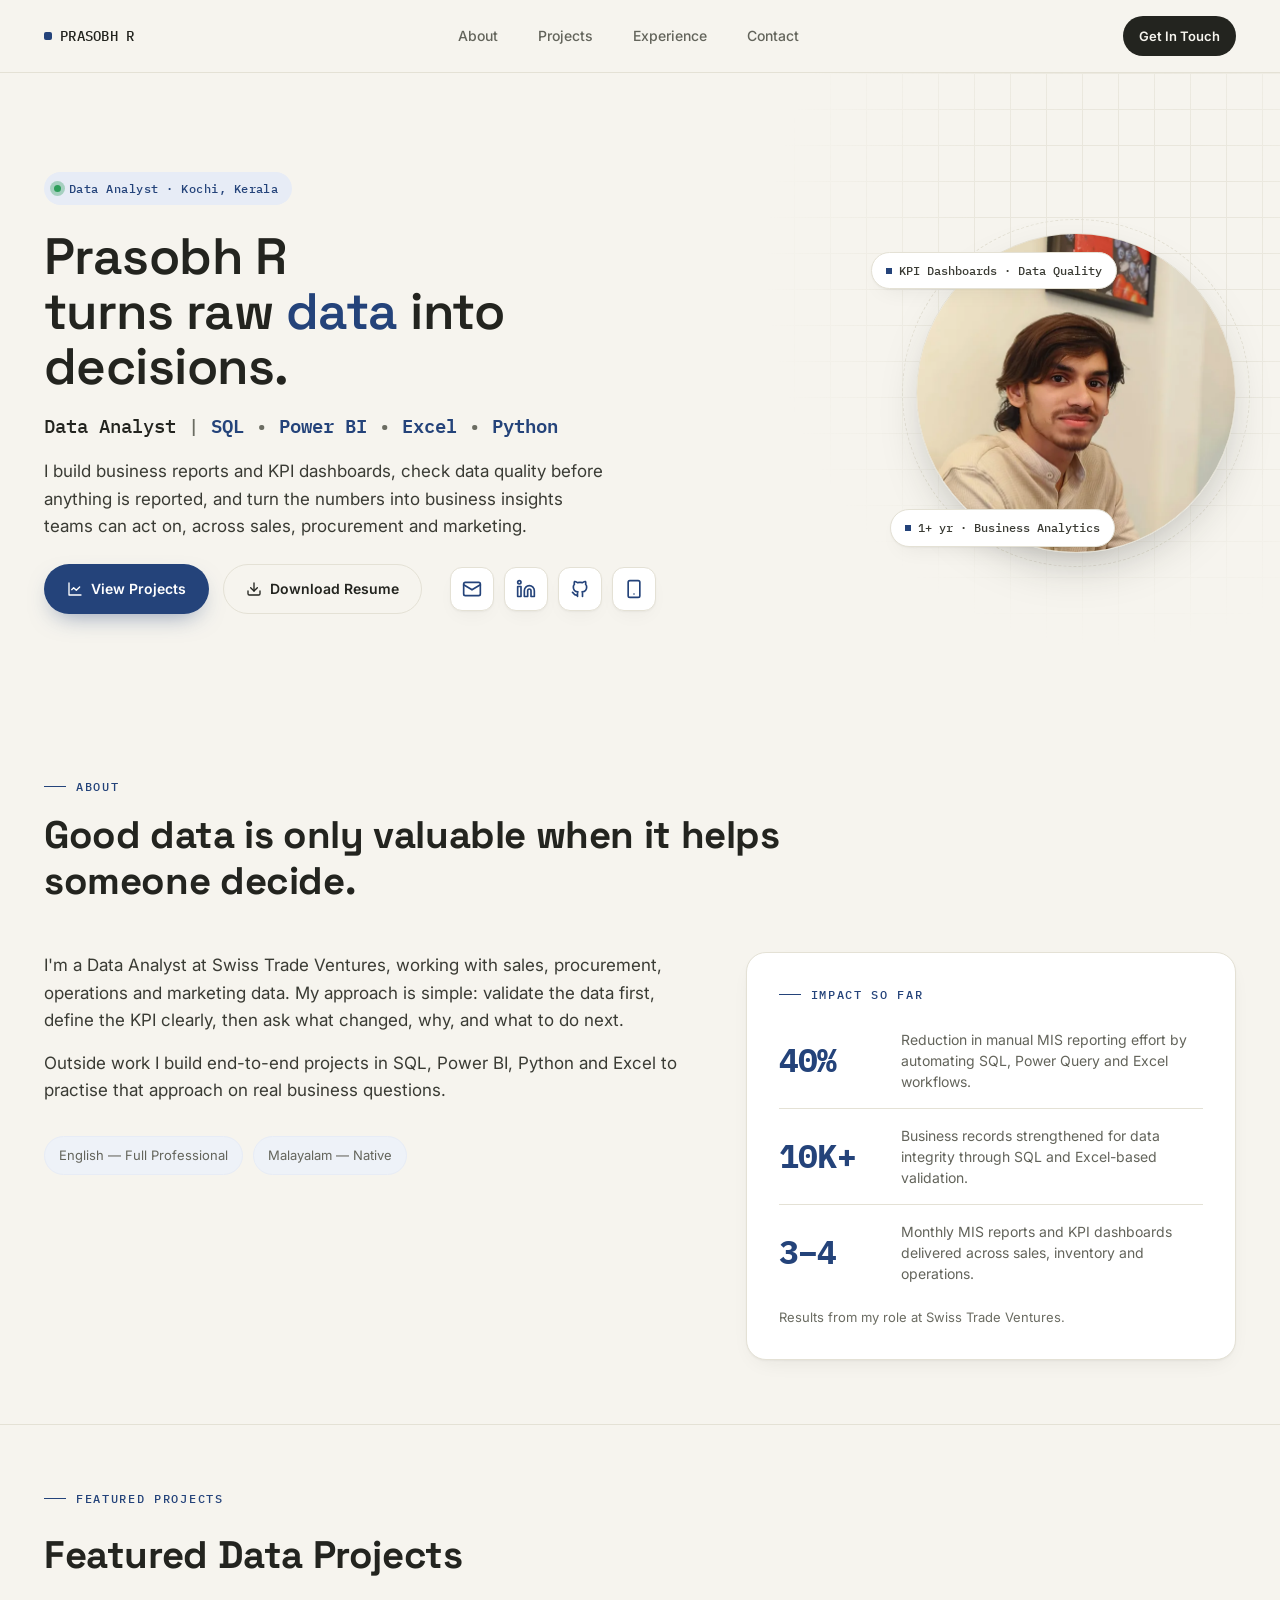
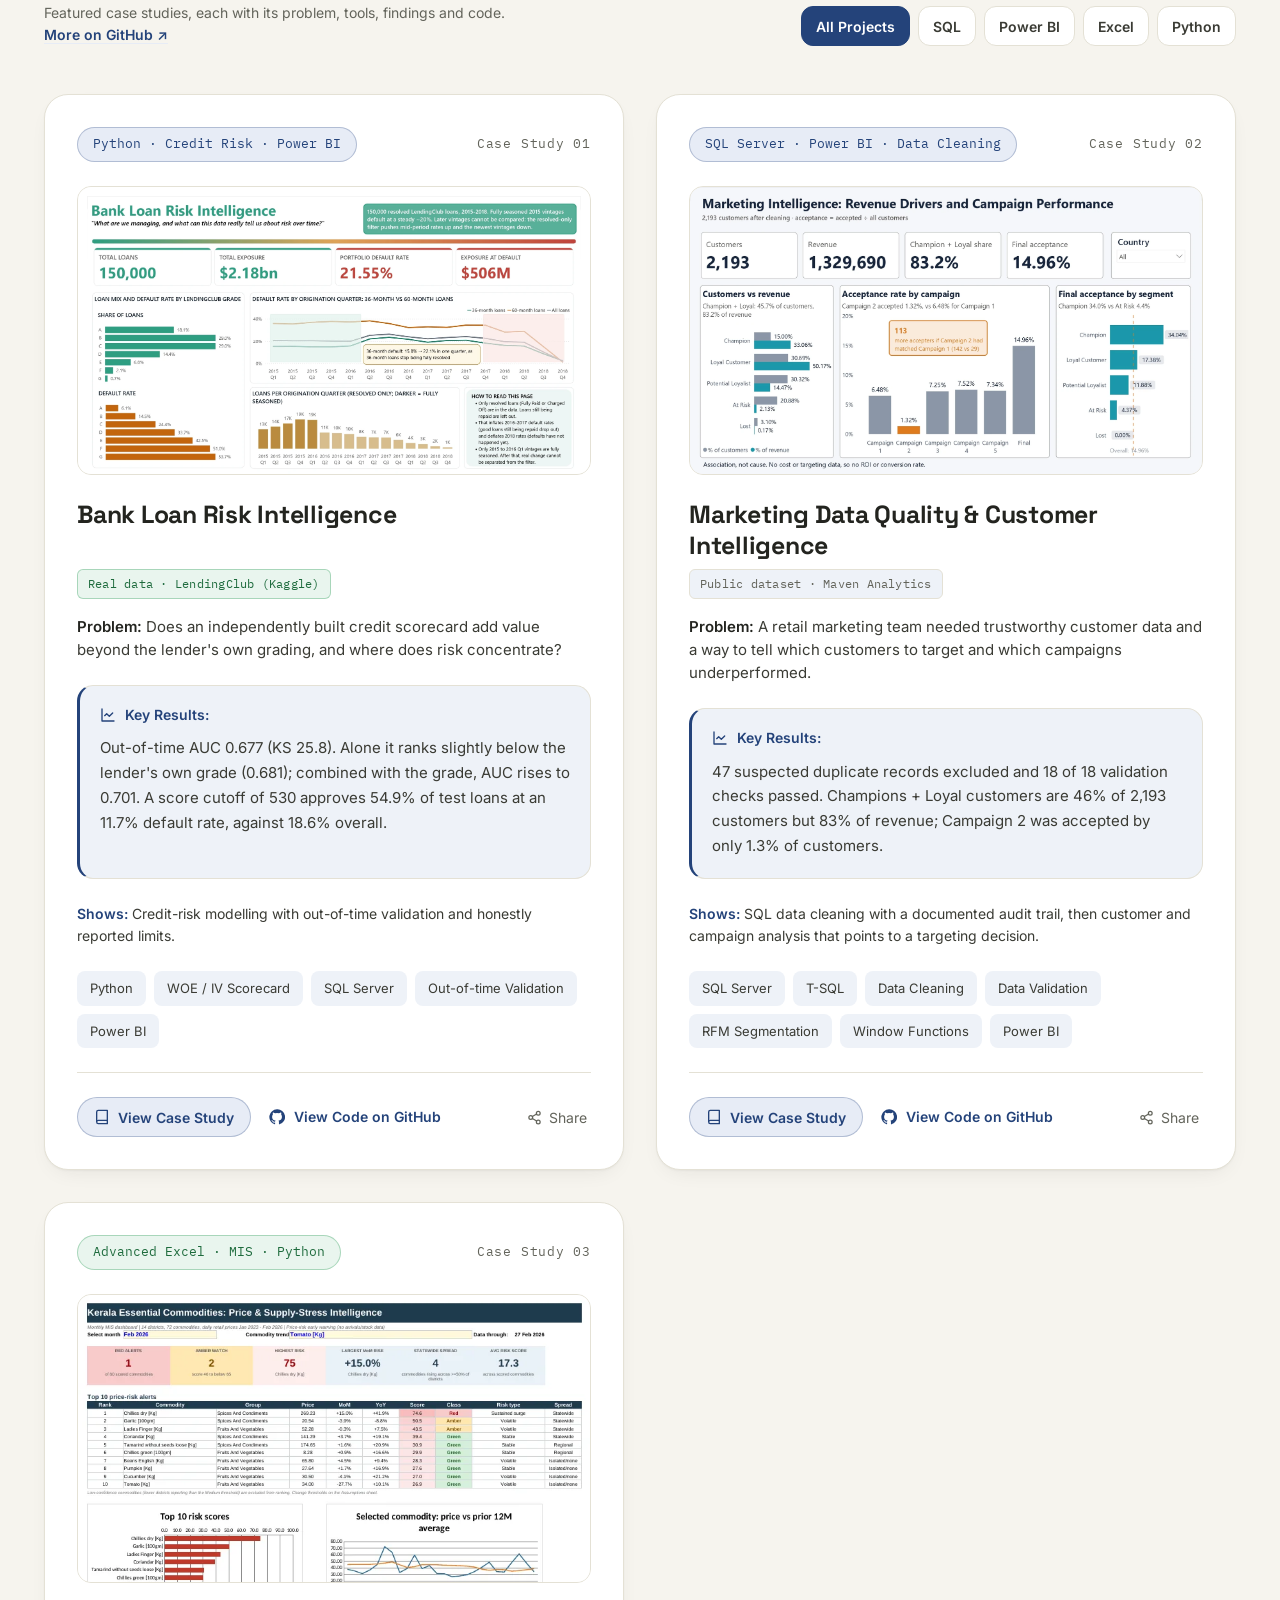
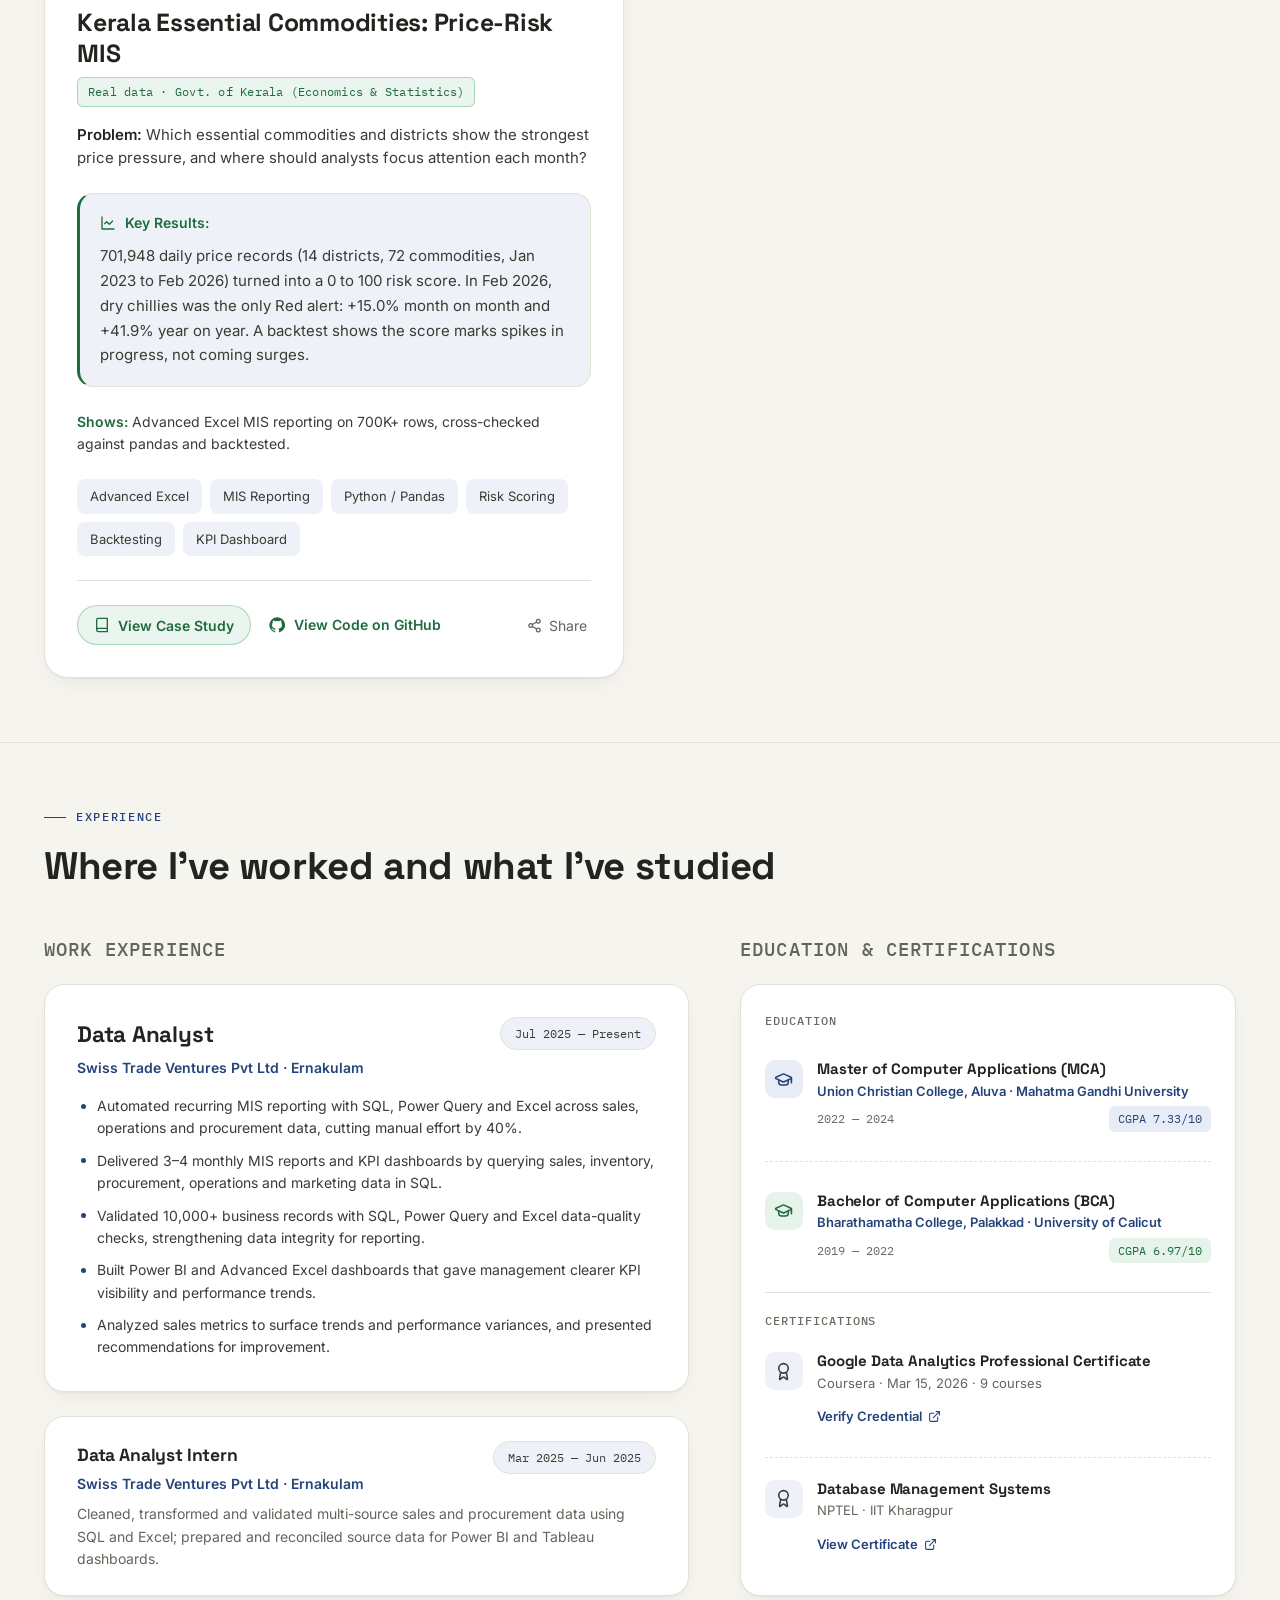
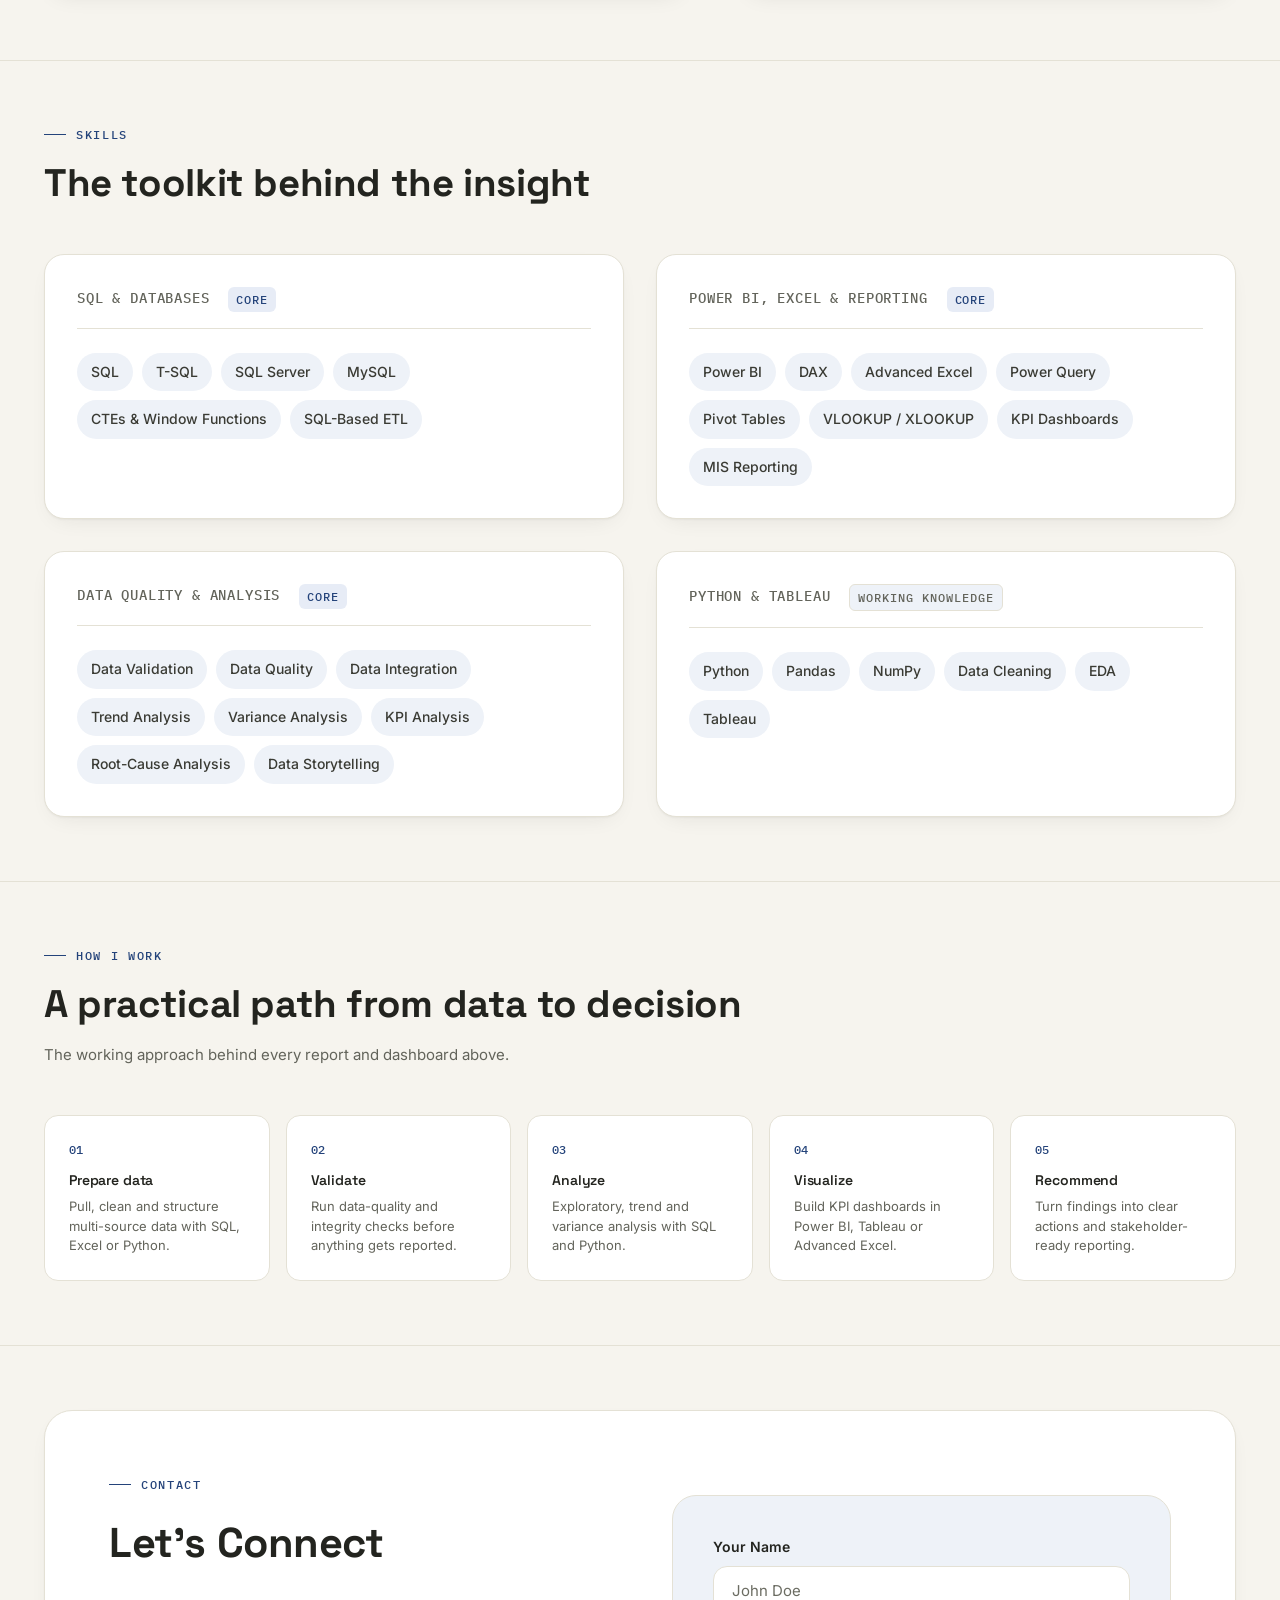
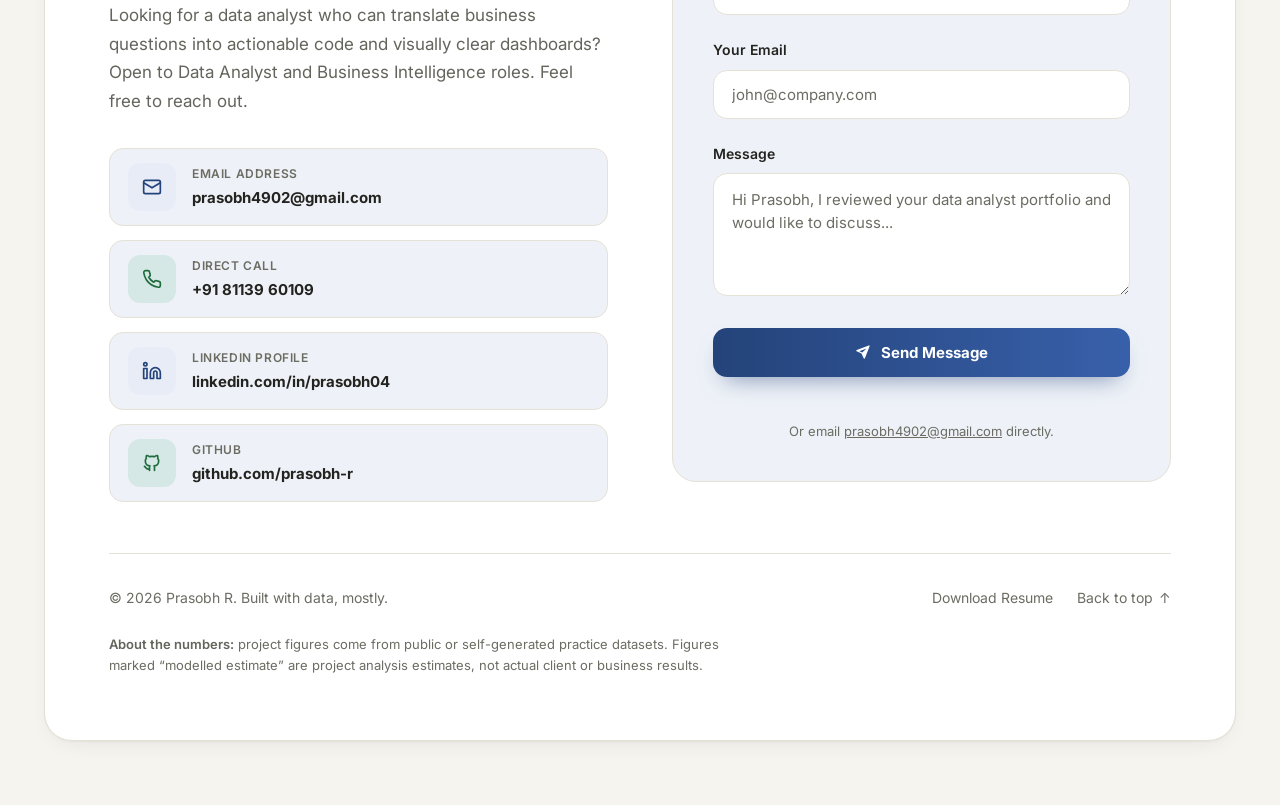
<file: index.html>
<!DOCTYPE html>
<html lang="en">
<head>
<meta charset="UTF-8">
<meta name="viewport" content="width=device-width, initial-scale=1.0">
<title>Prasobh R — Data Analyst | SQL, Power BI &amp; Python</title>
<meta name="description" content="Prasobh R is a Data Analyst specializing in SQL, Power BI, Excel and Python for business reporting, data quality and decision-ready analytics.">
<meta name="robots" content="index,follow">
<link rel="canonical" href="https://prasobh-r.github.io/portfolio-website/">

<!-- Open Graph -->
<meta property="og:type" content="profile">
<meta property="og:url" content="https://prasobh-r.github.io/portfolio-website/">
<meta property="og:title" content="Prasobh R — Data Analyst">
<meta property="og:description" content="SQL, Power BI, Excel & Python. Business and operations analytics, reporting automation, and end-to-end analytics projects.">
<meta property="og:image" content="https://prasobh-r.github.io/portfolio-website/images/avatar.jpg">
<meta property="profile:first_name" content="Prasobh">
<meta property="profile:last_name" content="R">
<meta name="twitter:card" content="summary">
<meta name="twitter:title" content="Prasobh R — Data Analyst">
<meta name="twitter:description" content="SQL, Power BI, Excel & Python. Business and operations analytics, reporting automation, and end-to-end analytics projects.">
<meta name="twitter:image" content="https://prasobh-r.github.io/portfolio-website/images/avatar.jpg">

<link rel="icon" href="data:image/svg+xml,%3Csvg xmlns=%27http://www.w3.org/2000/svg%27 viewBox=%270 0 64 64%27%3E%3Crect width=%2764%27 height=%2764%27 rx=%2714%27 fill=%27%2324437A%27/%3E%3Ctext x=%2732%27 y=%2742%27 font-family=%27Arial,sans-serif%27 font-size=%2728%27 font-weight=%27700%27 fill=%27%23fff%27 text-anchor=%27middle%27%3EPR%3C/text%3E%3C/svg%3E">
<link rel="preconnect" href="https://fonts.googleapis.com">
<link rel="preconnect" href="https://fonts.gstatic.com" crossorigin>
<link href="https://fonts.googleapis.com/css2?family=Space+Grotesk:wght@400;500;600;700&family=Inter:wght@400;500;600;700&family=IBM+Plex+Mono:wght@400;500&display=swap" rel="stylesheet">

<script type="application/ld+json">
{
  "@context": "https://schema.org",
  "@type": "Person",
  "name": "Prasobh R",
  "jobTitle": "Data Analyst",
  "email": "prasobh4902@gmail.com",
  "telephone": "+91-8113960109",
  "url": "https://prasobh-r.github.io/portfolio-website/",
  "sameAs": [
    "https://www.linkedin.com/in/prasobh04",
    "https://github.com/prasobh-r"
  ],
  "worksFor": {
    "@type": "Organization",
    "name": "Swiss Trade Ventures Pvt Ltd"
  },
  "address": {
    "@type": "PostalAddress",
    "addressLocality": "Kochi",
    "addressRegion": "Kerala",
    "addressCountry": "IN"
  },
  "alumniOf": [
    {
      "@type": "CollegeOrUniversity",
      "name": "Union Christian College, Aluva"
    },
    {
      "@type": "CollegeOrUniversity",
      "name": "Bharathamatha College, Palakkad"
    }
  ],
  "knowsAbout": ["SQL", "Power BI", "Python", "Excel", "Tableau", "Data Analysis", "Business Intelligence"]
}
</script>

<link rel="stylesheet" href="style.css">
</head>
<body>
<a href="#main" class="skip-link">Skip to content</a>

<header class="nav">
  <div class="nav-inner">
    <a href="#top" class="nav-mark" aria-label="Prasobh R — home"><span class="dot" aria-hidden="true"></span>PRASOBH R</a>
    <nav aria-label="Primary">
      <ul class="nav-links" id="navLinks">
        <li><a href="#about">About</a></li>
        <li><a href="#projects">Projects</a></li>
        <li><a href="#experience">Experience</a></li>
        <li><a href="#contact">Contact</a></li>
      </ul>
    </nav>
    <a href="mailto:prasobh4902@gmail.com" class="nav-cta">Get In Touch</a>
    <button class="nav-toggle" id="navToggle" aria-label="Toggle menu" aria-expanded="false" aria-controls="navLinks">
      <span></span><span></span><span></span>
    </button>
  </div>
</header>

<main id="main">

  <!-- HERO -->
  <section class="hero" id="top">
    <div class="hero-grid-bg" aria-hidden="true"></div>
    <div class="container hero-inner">
      <div class="hero-copy">
        <div class="badge"><span class="pulse" aria-hidden="true"></span>Data Analyst · Kochi, Kerala</div>
        <h1>Prasobh R<br>turns raw <span class="accent-word">data</span> into decisions.</h1>
        <div class="hero-role hero-tools" aria-label="Data Analyst, SQL, Power BI, Excel, Python">
          <span>Data Analyst</span><span class="sep">|</span>
          <span class="tool">SQL</span><span class="sep">•</span>
          <span class="tool">Power BI</span><span class="sep">•</span>
          <span class="tool">Excel</span><span class="sep">•</span>
          <span class="tool">Python</span>
        </div>
        <p class="hero-value">I build business reports and KPI dashboards, check data quality before anything is reported, and turn the numbers into business insights teams can act on, across sales, procurement and marketing.</p>
        <div class="hero-actions">
          <div class="hero-ctas">
          <a href="#projects" class="btn btn-primary">
            <svg width="16" height="16" viewBox="0 0 24 24" fill="none" stroke="currentColor" stroke-width="2" stroke-linecap="round" stroke-linejoin="round"><path d="M3 3v18h18"/><path d="m19 9-5 5-4-4-3 3"/></svg>
            View Projects
          </a>
          <a href="Prasobh_R_Data_Analyst_Resume.pdf" download="Prasobh_R_Data_Analyst_Resume.pdf" class="btn btn-secondary">
            <svg width="16" height="16" viewBox="0 0 24 24" fill="none" stroke="currentColor" stroke-width="2" stroke-linecap="round" stroke-linejoin="round"><path d="M21 15v4a2 2 0 0 1-2 2H5a2 2 0 0 1-2-2v-4"/><path d="M7 10l5 5 5-5"/><path d="M12 15V3"/></svg>
            Download Resume
          </a>
        </div>
          <div class="hero-social" aria-label="Contact links">
          <a class="social-ic" href="mailto:prasobh4902@gmail.com" aria-label="Email" data-tip="Email"><svg width="20" height="20" viewBox="0 0 24 24" fill="none" stroke="currentColor" stroke-width="2" stroke-linecap="round" stroke-linejoin="round" aria-hidden="true"><rect x="2" y="4" width="20" height="16" rx="2"/><path d="m22 7-10 6L2 7"/></svg></a>
          <a class="social-ic" href="https://www.linkedin.com/in/prasobh04" target="_blank" rel="noopener" aria-label="LinkedIn" data-tip="LinkedIn"><svg width="20" height="20" viewBox="0 0 24 24" fill="none" stroke="currentColor" stroke-width="2" stroke-linecap="round" stroke-linejoin="round" aria-hidden="true"><path d="M16 8a6 6 0 0 1 6 6v7h-4v-7a2 2 0 0 0-2-2 2 2 0 0 0-2 2v7h-4v-7a6 6 0 0 1 6-6Z"/><rect x="2" y="9" width="4" height="12"/><circle cx="4" cy="4" r="2"/></svg></a>
          <a class="social-ic" href="https://github.com/prasobh-r" target="_blank" rel="noopener" aria-label="GitHub" data-tip="GitHub"><svg width="20" height="20" viewBox="0 0 24 24" fill="none" stroke="currentColor" stroke-width="2" stroke-linecap="round" stroke-linejoin="round" aria-hidden="true"><path d="M9 19c-4.3 1.4-4.3-2.5-6-3m12 5v-3.5c0-1 .1-1.4-.5-2 2.8-.3 5.5-1.4 5.5-6a4.6 4.6 0 0 0-1.3-3.2 4.2 4.2 0 0 0-.1-3.2s-1.1-.3-3.5 1.3a12.3 12.3 0 0 0-6.2 0C6.5 2.8 5.4 3.1 5.4 3.1a4.2 4.2 0 0 0-.1 3.2A4.6 4.6 0 0 0 4 9.5c0 4.6 2.7 5.7 5.5 6-.6.6-.6 1.2-.5 2V21"/></svg></a>
          <a class="social-ic" href="tel:+918113960109" aria-label="Mobile" data-tip="Mobile"><svg width="20" height="20" viewBox="0 0 24 24" fill="none" stroke="currentColor" stroke-width="2" stroke-linecap="round" stroke-linejoin="round" aria-hidden="true"><rect x="5" y="2" width="14" height="20" rx="2" ry="2"/><path d="M12 18h.01"/></svg></a>
        </div>
        </div>
      </div>
      <div class="hero-photo-wrap">
        <div class="hero-photo">
          <div class="ring" aria-hidden="true"></div>
          <picture>
            <source srcset="images/avatar.webp" type="image/webp">
            <img src="images/avatar.jpg" alt="Portrait of Prasobh R" width="320" height="320">
          </picture>
          <div class="chip chip-1"><span class="sq" aria-hidden="true"></span>KPI Dashboards · Data Quality</div>
          <div class="chip chip-2"><span class="sq" aria-hidden="true"></span>1+ yr · Business Analytics</div>
        </div>
      </div>
    </div>
  </section>

  <!-- ABOUT -->
  <section id="about">
    <div class="container">
      <div class="section-head reveal">
        <div class="eyebrow">About</div>
        <h2>Good data is only valuable when it helps someone decide.</h2>
      </div>
      <div class="about-grid">
        <div class="about-text reveal">
          <p>I'm a Data Analyst at Swiss Trade Ventures, working with sales, procurement, operations and marketing data. My approach is simple: validate the data first, define the KPI clearly, then ask what changed, why, and what to do next.</p>
          <p>Outside work I build end-to-end projects in SQL, Power BI, Python and Excel to practise that approach on real business questions.</p>
          <div class="lang-row" aria-label="Languages">
            <span class="lang-pill">English — Full Professional</span>
            <span class="lang-pill">Malayalam — Native</span>

          </div>
        </div>
        <div class="highlight-card reveal">
          <div class="eyebrow">Impact so far</div>
          <ul class="highlight-list">
            <li>
              <span class="num">40%</span>
              <span class="desc">Reduction in manual MIS reporting effort by automating SQL, Power Query and Excel workflows.</span>
            </li>
            <li>
              <span class="num">10K+</span>
              <span class="desc">Business records strengthened for data integrity through SQL and Excel-based validation.</span>
            </li>
            <li>
              <span class="num">3–4</span>
              <span class="desc">Monthly MIS reports and KPI dashboards delivered across sales, inventory and operations.</span>
            </li>
          </ul>
          <p class="highlight-foot">Results from my role at Swiss Trade Ventures.</p>
        </div>
      </div>
    </div>
  </section>

  <hr class="hairline">

  <!-- FEATURED PROJECTS -->
  <section id="projects" class="projects-dark">
    <div class="container">
      <div class="projects-head reveal">
        <div class="projects-title">
          <div class="eyebrow">Featured Projects</div>
          <h2>Featured Data Projects</h2>
          <p class="projects-note">Featured case studies, each with its problem, tools, findings and code. <a href="https://github.com/prasobh-r/Data_Analyst_Projects" target="_blank" rel="noopener">More on GitHub ↗</a></p>
        </div>
        <div class="case-filters" id="caseFilters" role="group" aria-label="Filter projects">
          <!-- Filter buttons are rendered by projects.js from the CATEGORIES list. -->
        </div>
      </div>

      <div class="case-grid" id="caseList">
        <!-- Cards are rendered by projects.js from the PROJECTS array. -->
        <!-- To add a project, edit projects.js — do not edit this section directly. -->
      </div>

      <div class="more-head reveal" id="moreHead">
        <h3>Additional projects</h3>
        <p>Role-specific work in subscription analytics and workforce analytics. Full code on GitHub.</p>
      </div>
      <div class="case-grid" id="moreList"></div>
    </div>
  </section>

  <hr class="hairline">

  <!-- EXPERIENCE & EDUCATION -->
  <section id="experience">
    <div class="container">
      <div class="section-head reveal">
        <div class="eyebrow">Experience</div>
        <h2>Where I've worked and what I've studied</h2>
      </div>
      <div class="exp-edu">

        <!-- Work Experience -->
        <div class="exp-col">
          <h3 class="col-title reveal">Work Experience</h3>

          <article class="exp-card reveal">
            <div class="exp-head">
              <div>
                <h3 class="exp-role">Data Analyst</h3>
                <div class="exp-company">Swiss Trade Ventures Pvt Ltd · Ernakulam</div>
              </div>
              <span class="date-pill">Jul 2025 — Present</span>
            </div>
            <ul class="exp-bullets" id="expBullets">
              <li>Automated recurring MIS reporting with SQL, Power Query and Excel across sales, operations and procurement data, cutting manual effort by 40%.</li>
              <li>Delivered 3–4 monthly MIS reports and KPI dashboards by querying sales, inventory, procurement, operations and marketing data in SQL.</li>
              <li>Validated 10,000+ business records with SQL, Power Query and Excel data-quality checks, strengthening data integrity for reporting.</li>
              <li>Built Power BI and Advanced Excel dashboards that gave management clearer KPI visibility and performance trends.</li>
              <li>Analyzed sales metrics to surface trends and performance variances, and presented recommendations for improvement.</li>
            </ul>
          </article>

          <article class="exp-card exp-card-sm reveal">
            <div class="exp-head">
              <div>
                <h3 class="exp-role">Data Analyst Intern</h3>
                <div class="exp-company">Swiss Trade Ventures Pvt Ltd · Ernakulam</div>
              </div>
              <span class="date-pill">Mar 2025 — Jun 2025</span>
            </div>
            <p class="exp-line">Cleaned, transformed and validated multi-source sales and procurement data using SQL and Excel; prepared and reconciled source data for Power BI and Tableau dashboards.</p>
          </article>
        </div>

        <!-- Education & Certifications -->
        <div class="edu-col" id="education">
          <h3 class="col-title reveal">Education &amp; Certifications</h3>

          <div class="edu-panel reveal">
            <div class="edu-group">
              <div class="edu-label">Education</div>
              <div class="edu-row">
                <span class="edu-ic" data-tone="accent"><svg width="20" height="20" viewBox="0 0 24 24" fill="none" stroke="currentColor" stroke-width="2" stroke-linecap="round" stroke-linejoin="round" aria-hidden="true"><path d="M21.42 10.922a1 1 0 0 0-.019-1.838L12.83 5.18a2 2 0 0 0-1.66 0L2.6 9.08a1 1 0 0 0 0 1.832l8.57 3.908a2 2 0 0 0 1.66 0z"/><path d="M22 10v6"/><path d="M6 12.5V16a6 3 0 0 0 12 0v-3.5"/></svg></span>
                <div class="edu-body">
                  <h3 class="edu-degree">Master of Computer Applications (MCA)</h3>
                  <div class="edu-school">Union Christian College, Aluva · Mahatma Gandhi University</div>
                  <div class="edu-meta"><span class="edu-years">2022 — 2024</span><span class="gpa-chip">CGPA 7.33/10</span></div>
                </div>
              </div>
              <div class="edu-row">
                <span class="edu-ic" data-tone="green"><svg width="20" height="20" viewBox="0 0 24 24" fill="none" stroke="currentColor" stroke-width="2" stroke-linecap="round" stroke-linejoin="round" aria-hidden="true"><path d="M21.42 10.922a1 1 0 0 0-.019-1.838L12.83 5.18a2 2 0 0 0-1.66 0L2.6 9.08a1 1 0 0 0 0 1.832l8.57 3.908a2 2 0 0 0 1.66 0z"/><path d="M22 10v6"/><path d="M6 12.5V16a6 3 0 0 0 12 0v-3.5"/></svg></span>
                <div class="edu-body">
                  <h3 class="edu-degree">Bachelor of Computer Applications (BCA)</h3>
                  <div class="edu-school">Bharathamatha College, Palakkad · University of Calicut</div>
                  <div class="edu-meta"><span class="edu-years">2019 — 2022</span><span class="gpa-chip" data-tone="green">CGPA 6.97/10</span></div>
                </div>
              </div>
            </div>
            <div class="edu-group">
              <div class="edu-label">Certifications</div>
              <div class="edu-row">
                <span class="edu-ic" data-tone="neutral"><svg width="20" height="20" viewBox="0 0 24 24" fill="none" stroke="currentColor" stroke-width="2" stroke-linecap="round" stroke-linejoin="round" aria-hidden="true"><path d="m15.477 12.89 1.515 8.526a.5.5 0 0 1-.81.47l-3.58-2.687a1 1 0 0 0-1.197 0l-3.586 2.686a.5.5 0 0 1-.81-.469l1.514-8.526"/><circle cx="12" cy="8" r="6"/></svg></span>
                <div class="edu-body">
                  <h3 class="edu-degree">Google Data Analytics Professional Certificate</h3>
                  <div class="edu-sub">Coursera · Mar 15, 2026 · 9 courses</div>
                  <a class="cred-link" href="https://coursera.org/verify/professional-cert/RGTXNYZD87ET" target="_blank" rel="noopener">Verify Credential <svg width="13" height="13" viewBox="0 0 24 24" fill="none" stroke="currentColor" stroke-width="2" stroke-linecap="round" stroke-linejoin="round" aria-hidden="true"><path d="M15 3h6v6"/><path d="M10 14 21 3"/><path d="M18 13v6a2 2 0 0 1-2 2H5a2 2 0 0 1-2-2V8a2 2 0 0 1 2-2h6"/></svg></a>
                </div>
              </div>
              <div class="edu-row">
                <span class="edu-ic" data-tone="neutral"><svg width="20" height="20" viewBox="0 0 24 24" fill="none" stroke="currentColor" stroke-width="2" stroke-linecap="round" stroke-linejoin="round" aria-hidden="true"><path d="m15.477 12.89 1.515 8.526a.5.5 0 0 1-.81.47l-3.58-2.687a1 1 0 0 0-1.197 0l-3.586 2.686a.5.5 0 0 1-.81-.469l1.514-8.526"/><circle cx="12" cy="8" r="6"/></svg></span>
                <div class="edu-body">
                  <h3 class="edu-degree">Database Management Systems</h3>
                  <div class="edu-sub">NPTEL · IIT Kharagpur</div>
                  <a class="cred-link" href="https://drive.google.com/file/d/1L5qlZNf1rV-VRaRNwz75A-U_zBGwXVaW/view?usp=sharing" target="_blank" rel="noopener">View Certificate <svg width="13" height="13" viewBox="0 0 24 24" fill="none" stroke="currentColor" stroke-width="2" stroke-linecap="round" stroke-linejoin="round" aria-hidden="true"><path d="M15 3h6v6"/><path d="M10 14 21 3"/><path d="M18 13v6a2 2 0 0 1-2 2H5a2 2 0 0 1-2-2V8a2 2 0 0 1 2-2h6"/></svg></a>
                </div>
              </div>
            </div>
          </div>
        </div>

      </div>
    </div>
  </section>

  <hr class="hairline">

  <!-- SKILLS -->
  <section id="skills">
    <div class="container">
      <div class="section-head reveal">
        <div class="eyebrow">Skills</div>
        <h2>The toolkit behind the insight</h2>
      </div>
      <div class="skills-grid">
        <div class="skill-card reveal">
          <h3>SQL &amp; Databases <span class="skill-tier">Core</span></h3>
          <div class="pill-row">
            <span class="pill">SQL</span><span class="pill">T-SQL</span><span class="pill">SQL Server</span><span class="pill">MySQL</span><span class="pill">CTEs &amp; Window Functions</span><span class="pill">SQL-Based ETL</span>
          </div>
        </div>
        <div class="skill-card reveal">
          <h3>Power BI, Excel &amp; Reporting <span class="skill-tier">Core</span></h3>
          <div class="pill-row">
            <span class="pill">Power BI</span><span class="pill">DAX</span><span class="pill">Advanced Excel</span><span class="pill">Power Query</span><span class="pill">Pivot Tables</span><span class="pill">VLOOKUP / XLOOKUP</span><span class="pill">KPI Dashboards</span><span class="pill">MIS Reporting</span>
          </div>
        </div>
        <div class="skill-card reveal">
          <h3>Data Quality &amp; Analysis <span class="skill-tier">Core</span></h3>
          <div class="pill-row">
            <span class="pill">Data Validation</span><span class="pill">Data Quality</span><span class="pill">Data Integration</span><span class="pill">Trend Analysis</span><span class="pill">Variance Analysis</span><span class="pill">KPI Analysis</span><span class="pill">Root-Cause Analysis</span><span class="pill">Data Storytelling</span>
          </div>
        </div>
        <div class="skill-card reveal">
          <h3>Python &amp; Tableau <span class="skill-tier" data-tier="working">Working knowledge</span></h3>
          <div class="pill-row">
            <span class="pill">Python</span><span class="pill">Pandas</span><span class="pill">NumPy</span><span class="pill">Data Cleaning</span><span class="pill">EDA</span><span class="pill">Tableau</span>
          </div>
        </div>
      </div>
    </div>
  </section>

  <hr class="hairline">

  <!-- ANALYTICS WORKFLOW -->
  <section id="workflow">
    <div class="container">
      <div class="section-head reveal">
        <div class="eyebrow">How I Work</div>
        <h2>A practical path from data to decision</h2>
        <p>The working approach behind every report and dashboard above.</p>
      </div>
      <div class="workflow-strip reveal">
        <div class="wf-step">
          <span class="wf-num">01</span>
          <h4>Prepare data</h4>
          <p>Pull, clean and structure multi-source data with SQL, Excel or Python.</p>
        </div>
        <div class="wf-step">
          <span class="wf-num">02</span>
          <h4>Validate</h4>
          <p>Run data-quality and integrity checks before anything gets reported.</p>
        </div>
        <div class="wf-step">
          <span class="wf-num">03</span>
          <h4>Analyze</h4>
          <p>Exploratory, trend and variance analysis with SQL and Python.</p>
        </div>
        <div class="wf-step">
          <span class="wf-num">04</span>
          <h4>Visualize</h4>
          <p>Build KPI dashboards in Power BI, Tableau or Advanced Excel.</p>
        </div>
        <div class="wf-step">
          <span class="wf-num">05</span>
          <h4>Recommend</h4>
          <p>Turn findings into clear actions and stakeholder-ready reporting.</p>
        </div>
      </div>
    </div>
  </section>

  <hr class="hairline">

  <!-- CONTACT -->
  <section id="contact" class="contact-section">
    <div class="container">
      <div class="connect-panel reveal">
        <div class="connect-grid">

          <div class="connect-info">
            <div class="eyebrow">Contact</div>
            <h2>Let’s Connect</h2>
            <p class="connect-lead">Looking for a data analyst who can translate business questions into actionable code and visually clear dashboards? Open to Data Analyst and Business Intelligence roles. Feel free to reach out.</p>

            <div class="connect-items">
              <a class="connect-item" href="mailto:prasobh4902@gmail.com">
                <span class="ic" aria-hidden="true"><svg width="20" height="20" viewBox="0 0 24 24" fill="none" stroke="currentColor" stroke-width="2" stroke-linecap="round" stroke-linejoin="round"><rect x="2" y="4" width="20" height="16" rx="2"/><path d="m22 7-10 6L2 7"/></svg></span>
                <span><span class="label">Email Address</span><span class="value">prasobh4902@gmail.com</span></span>
              </a>
              <a class="connect-item" href="tel:+918113960109" data-tone="green">
                <span class="ic" aria-hidden="true"><svg width="20" height="20" viewBox="0 0 24 24" fill="none" stroke="currentColor" stroke-width="2" stroke-linecap="round" stroke-linejoin="round"><path d="M22 16.92v3a2 2 0 0 1-2.18 2 19.79 19.79 0 0 1-8.63-3.07 19.5 19.5 0 0 1-6-6 19.79 19.79 0 0 1-3.07-8.67A2 2 0 0 1 4.11 2h3a2 2 0 0 1 2 1.72c.127.96.36 1.903.7 2.81a2 2 0 0 1-.45 2.11L8.09 9.91a16 16 0 0 0 6 6l1.27-1.27a2 2 0 0 1 2.11-.45c.907.34 1.85.573 2.81.7A2 2 0 0 1 22 16.92Z"/></svg></span>
                <span><span class="label">Direct Call</span><span class="value">+91 81139 60109</span></span>
              </a>
              <a class="connect-item" href="https://www.linkedin.com/in/prasobh04" target="_blank" rel="noopener">
                <span class="ic" aria-hidden="true"><svg width="20" height="20" viewBox="0 0 24 24" fill="none" stroke="currentColor" stroke-width="2" stroke-linecap="round" stroke-linejoin="round"><path d="M16 8a6 6 0 0 1 6 6v7h-4v-7a2 2 0 0 0-2-2 2 2 0 0 0-2 2v7h-4v-7a6 6 0 0 1 6-6Z"/><rect x="2" y="9" width="4" height="12"/><circle cx="4" cy="4" r="2"/></svg></span>
                <span><span class="label">LinkedIn Profile</span><span class="value">linkedin.com/in/prasobh04</span></span>
              </a>
              <a class="connect-item" href="https://github.com/prasobh-r" target="_blank" rel="noopener" data-tone="green">
                <span class="ic" aria-hidden="true"><svg width="20" height="20" viewBox="0 0 24 24" fill="none" stroke="currentColor" stroke-width="2" stroke-linecap="round" stroke-linejoin="round"><path d="M9 19c-4.3 1.4-4.3-2.5-6-3m12 5v-3.5c0-1 .1-1.4-.5-2 2.8-.3 5.5-1.4 5.5-6a4.6 4.6 0 0 0-1.3-3.2 4.2 4.2 0 0 0-.1-3.2s-1.1-.3-3.5 1.3a12.3 12.3 0 0 0-6.2 0C6.5 2.8 5.4 3.1 5.4 3.1a4.2 4.2 0 0 0-.1 3.2A4.6 4.6 0 0 0 4 9.5c0 4.6 2.7 5.7 5.5 6-.6.6-.6 1.2-.5 2V21"/></svg></span>
                <span><span class="label">GitHub</span><span class="value">github.com/prasobh-r</span></span>
              </a>
            </div>
          </div>

          <div class="connect-form-wrap">
            <form id="contactForm" class="connect-form" novalidate method="POST" action="https://formspree.io/f/YOUR_FORM_ID">
              <input type="text" name="_gotcha" tabindex="-1" autocomplete="off" aria-hidden="true" style="position:absolute;left:-9999px;width:1px;height:1px;opacity:0;">
              <div class="field">
                <label for="cfName">Your Name</label>
                <input id="cfName" name="name" type="text" placeholder="John Doe" autocomplete="name" required>
              </div>
              <div class="field">
                <label for="cfEmail">Your Email</label>
                <input id="cfEmail" name="email" type="email" placeholder="john@company.com" autocomplete="email" required>
              </div>
              <div class="field">
                <label for="cfMsg">Message</label>
                <textarea id="cfMsg" name="message" rows="4" placeholder="Hi Prasobh, I reviewed your data analyst portfolio and would like to discuss..." required></textarea>
              </div>
              <button type="submit" class="connect-send"><svg width="16" height="16" viewBox="0 0 24 24" fill="currentColor" aria-hidden="true"><path d="M21.7 2.3a1 1 0 0 0-1.05-.23L2.6 9.1a1 1 0 0 0-.07 1.85l7.2 3.3 3.3 7.2a1 1 0 0 0 1.85-.07l7.03-18.05a1 1 0 0 0-.2-1.03ZM10.9 12.9l-4.4-2 10.8-4.2-6.4 6.2Z"/></svg><span>Send Message</span></button>
              <p class="form-status" id="formStatus" role="status" aria-live="polite"></p>
              <p class="form-note">Or email <a href="mailto:prasobh4902@gmail.com">prasobh4902@gmail.com</a> directly.</p>
            </form>
          </div>

        </div>

        <div class="connect-foot">
          <span>© 2026 Prasobh R. Built with data, mostly.</span>
          <span class="connect-foot-links">
            <a href="Prasobh_R_Data_Analyst_Resume.pdf" download="Prasobh_R_Data_Analyst_Resume.pdf">Download Resume</a>
            <a href="#top">Back to top <span aria-hidden="true">↑</span></a>
          </span>
        </div>
        <p class="foot-note"><strong>About the numbers:</strong> project figures come from public or self-generated practice datasets. Figures marked “modelled estimate” are project analysis estimates, not actual client or business results.</p>
      </div>
    </div>
  </section>

</main>

<button id="toTop" aria-label="Scroll to top">
  <svg width="18" height="18" viewBox="0 0 24 24" fill="none" stroke="currentColor" stroke-width="2" stroke-linecap="round" stroke-linejoin="round"><path d="m18 15-6-6-6 6"/></svg>
</button>

<script src="projects.js" defer></script>
<script src="script.js" defer></script>
</body>
</html>
</file>
<file: style.css>
:root{
  --paper:#F6F4EE;
  --paper-raised:#FFFFFF;
  --ink:#23241F;
  --ink-soft:#3A3B34;
  --slate:#63645B;
  --slate-light:#6B6C62;
  --hairline:#E4E1D5;
  --accent:#24437A;
  --accent-bright:#3860AA;
  --accent-soft:#E7ECF6;
  --accent-soft-2:#EEF2F8;
  --good:#2E9E5B;
  --radius-lg:20px;
  --radius-md:14px;
  --radius-sm:10px;
  --space-1:8px;
  --space-2:16px;
  --space-3:24px;
  --space-4:32px;
  --space-5:48px;
  --space-6:64px;
  --space-7:96px;
  --maxw:1240px;
  --font-display:'Space Grotesk', sans-serif;
  --font-body:'Inter', sans-serif;
  --font-mono:'IBM Plex Mono', monospace;
  --shadow-card: 0 1px 2px rgba(35,36,31,0.04), 0 8px 24px -12px rgba(35,36,31,0.12);
  --shadow-card-hover: 0 4px 8px rgba(35,36,31,0.05), 0 16px 40px -16px rgba(35,36,31,0.18);
  --ease: cubic-bezier(0.16, 1, 0.3, 1);
}

*,*::before,*::after{box-sizing:border-box;}
html{scroll-behavior:smooth;}
@media (min-width:1600px){:root{--maxw:1360px;}}
body{
  margin:0;
  background:var(--paper);
  color:var(--ink-soft);
  font-family:var(--font-body);
  font-size:16px;
  line-height:1.6;
  -webkit-font-smoothing:antialiased;
  overflow-x:hidden;
}
img{max-width:100%;display:block;}
a{color:inherit;}
::selection{background:var(--accent-soft);color:var(--accent);}

h1,h2,h3,h4{
  font-family:var(--font-display);
  color:var(--ink);
  margin:0;
  font-weight:600;
  letter-spacing:-0.01em;
}

.container{
  max-width:var(--maxw);
  margin:0 auto;
  padding-left:var(--space-3);
  padding-right:var(--space-3);
}

.eyebrow{
  font-family:var(--font-mono);
  font-size:12px;
  letter-spacing:0.14em;
  text-transform:uppercase;
  color:var(--accent);
  display:flex;
  align-items:center;
  gap:10px;
  font-weight:500;
}
.eyebrow::before{
  content:"";
  width:22px;
  height:1px;
  background:var(--accent);
  display:inline-block;
}

.hairline{
  border:none;
  border-top:1px solid var(--hairline);
  margin:0;
}

section{
  padding:var(--space-7) 0;
  position:relative;
}
@media (max-width:640px){
  section{padding:var(--space-6) 0;}
}

.skip-link{
  position:absolute;
  left:-999px;top:auto;
  background:var(--ink);color:var(--paper);
  padding:12px 20px;border-radius:8px;z-index:1000;
}
.skip-link:focus{left:var(--space-3);top:var(--space-2);}
:focus-visible{outline:2px solid var(--accent);outline-offset:3px;border-radius:4px;}

/* ---------- Nav ---------- */
header.nav{
  position:sticky;top:0;z-index:100;
  background:rgba(246,244,238,0.86);
  backdrop-filter:blur(10px);-webkit-backdrop-filter:blur(10px);
  border-bottom:1px solid var(--hairline);
}
.nav-inner{
  max-width:var(--maxw);margin:0 auto;padding:16px var(--space-3);
  display:flex;align-items:center;justify-content:space-between;
}
.nav-mark{
  font-family:var(--font-mono);font-weight:500;font-size:14px;letter-spacing:0.02em;
  color:var(--ink);text-decoration:none;display:flex;align-items:center;gap:8px;
}
.nav-mark .dot{width:8px;height:8px;border-radius:2px;background:var(--accent);display:inline-block;}
.nav-links{display:flex;gap:var(--space-4);list-style:none;margin:0;padding:0;}
.nav-links a{
  text-decoration:none;font-size:14px;font-weight:500;color:var(--slate);
  position:relative;padding:6px 2px;transition:color 200ms var(--ease);
}
.nav-links a:hover{color:var(--ink);}
.nav-links a::after{
  content:"";position:absolute;left:0;bottom:-2px;width:0%;height:2px;
  background:var(--accent);transition:width 220ms var(--ease);
}
.nav-links a.active{color:var(--accent);}
.nav-links a.active::after{width:100%;}
.nav-cta{
  font-size:13px;font-weight:600;background:var(--ink);color:var(--paper) !important;
  padding:9px 16px;border-radius:100px;text-decoration:none;
  transition:transform 200ms var(--ease), background 200ms var(--ease);white-space:nowrap;
}
.nav-cta:hover{background:var(--accent);transform:translateY(-1px);}
.nav-toggle{display:none;}

@media (max-width:760px){
  .nav-links{
    position:fixed;inset:60px var(--space-3) auto var(--space-3);
    background:var(--paper-raised);flex-direction:column;
    border:1px solid var(--hairline);border-radius:var(--radius-md);
    padding:var(--space-2);box-shadow:var(--shadow-card-hover);gap:var(--space-2);
    transform:translateY(-8px);opacity:0;pointer-events:none;transition:all 220ms var(--ease);
  }
  .nav-links.open{transform:translateY(0);opacity:1;pointer-events:auto;}
  .nav-cta{display:none;}
  .nav-toggle{display:flex;flex-direction:column;gap:4px;background:none;border:none;cursor:pointer;padding:8px;}
  .nav-toggle span{width:20px;height:2px;background:var(--ink);display:block;}
}

/* ---------- Hero ---------- */
@media (min-height:860px) and (min-width:861px){.hero{padding-top:var(--space-6);}}
.hero{padding-top:var(--space-3);padding-bottom:var(--space-4);position:relative;overflow:hidden;}
.hero-grid-bg{
  position:absolute;top:0;right:0;width:52%;height:100%;
  background-image:linear-gradient(var(--hairline) 1px, transparent 1px),linear-gradient(90deg, var(--hairline) 1px, transparent 1px);
  background-size:36px 36px;
  -webkit-mask-image:radial-gradient(ellipse 70% 80% at 75% 30%, #000 30%, transparent 75%);
  mask-image:radial-gradient(ellipse 70% 80% at 75% 30%, #000 30%, transparent 75%);
  opacity:0.7;pointer-events:none;
}
.hero-inner{display:grid;grid-template-columns:1.15fr 0.85fr;gap:var(--space-5);align-items:center;position:relative;}
@media (max-width:860px){
  .hero-inner{grid-template-columns:1fr;gap:var(--space-5);}
  .hero-photo-wrap{order:-1;justify-content:center;}
}
.badge{
  display:inline-flex;align-items:center;gap:8px;background:var(--accent-soft);color:var(--accent);
  font-family:var(--font-mono);font-size:12px;font-weight:500;letter-spacing:0.04em;
  padding:7px 14px 7px 10px;border-radius:100px;margin-bottom:var(--space-3);
}
.badge .pulse{width:7px;height:7px;border-radius:50%;background:var(--good);position:relative;flex:none;}
.badge .pulse::after{
  content:"";position:absolute;inset:-4px;border-radius:50%;background:var(--good);opacity:0.35;
  animation:pulse 2.2s var(--ease) infinite;
}
@keyframes pulse{0%{transform:scale(0.6);opacity:0.5;}70%{transform:scale(2.1);opacity:0;}100%{opacity:0;}}

.hero h1{font-size:clamp(2.4rem, 4.6vw, 3.6rem);line-height:1.03;margin-bottom:var(--space-2);}
.hero h1 .accent-word{color:var(--accent);}
.hero-role{
  font-family:var(--font-mono);font-size:16px;color:var(--slate);margin-bottom:var(--space-2);
  display:flex;flex-wrap:wrap;gap:10px 14px;align-items:center;
}
.hero-role .sep{color:var(--hairline);}
.hero-value{font-size:17px;color:var(--ink-soft);max-width:52ch;margin-bottom:var(--space-3);}
.hero-ctas{display:flex;gap:14px;flex-wrap:wrap;}
.hero-social{display:flex;gap:12px;flex-wrap:wrap;margin-top:var(--space-2);}
.social-ic{
  position:relative;width:46px;height:46px;border-radius:14px;
  display:inline-flex;align-items:center;justify-content:center;
  color:var(--accent);background:var(--paper-raised);border:1px solid var(--hairline);box-shadow:var(--shadow-card);
  text-decoration:none;
  transition:background 200ms var(--ease), color 200ms var(--ease), border-color 200ms var(--ease), transform 200ms var(--ease), box-shadow 200ms var(--ease);
}
.social-ic:hover{background:var(--accent);color:#fff;border-color:var(--accent);transform:translateY(-3px);box-shadow:0 12px 22px -12px rgba(36,67,122,0.6);}
.social-ic:focus-visible{outline:2px solid var(--accent);outline-offset:3px;}
.social-ic::after{
  content:attr(data-tip);position:absolute;left:50%;top:calc(100% + 8px);transform:translateX(-50%) translateY(-4px);
  background:var(--ink);color:var(--paper);font-family:var(--font-body);font-size:12px;font-weight:600;line-height:1;
  padding:6px 10px;border-radius:7px;white-space:nowrap;opacity:0;pointer-events:none;
  transition:opacity 160ms var(--ease), transform 160ms var(--ease);
}
.social-ic:hover::after,.social-ic:focus-visible::after{opacity:1;transform:translateX(-50%) translateY(0);}
@media (hover:none){.social-ic::after{display:none;}}
.btn{
  display:inline-flex;align-items:center;gap:8px;font-family:var(--font-body);font-weight:600;
  font-size:14px;padding:13px 22px;border-radius:100px;text-decoration:none;
  transition:transform 200ms var(--ease), box-shadow 200ms var(--ease), background 200ms var(--ease), color 200ms var(--ease), border-color 200ms var(--ease);
  border:1px solid transparent;
}
.btn-primary{background:var(--accent);color:#fff;box-shadow:0 10px 24px -10px rgba(36,67,122,0.55);}
.btn-primary:hover{background:var(--accent-bright);transform:translateY(-2px);}
.btn-secondary{background:transparent;color:var(--ink);border-color:var(--hairline);}
.btn-secondary:hover{border-color:var(--ink);transform:translateY(-2px);}
.btn svg{flex:none;}

.hero-photo-wrap{display:flex;justify-content:flex-end;position:relative;}
.hero-photo{position:relative;width:min(320px, 78vw);aspect-ratio:1/1;}
.hero-photo img{
  width:100%;height:100%;object-fit:cover;border-radius:50%;border:1px solid var(--hairline);
  box-shadow:0 20px 50px -18px rgba(35,36,31,0.35);position:relative;z-index:2;
}
.hero-photo .ring{position:absolute;inset:-14px;border:1px dashed var(--hairline);border-radius:50%;z-index:1;}
.hero-photo .chip{
  position:absolute;background:var(--paper-raised);border:1px solid var(--hairline);
  border-radius:100px;padding:8px 14px;font-family:var(--font-mono);font-size:12px;font-weight:500;
  color:var(--ink-soft);box-shadow:var(--shadow-card);z-index:3;display:flex;align-items:center;gap:7px;
  white-space:nowrap;
}
.hero-photo .chip .sq{width:6px;height:6px;background:var(--accent);flex:none;}
.chip-1{top:6%; left:-14%;}
.chip-2{bottom:2%; left:-8%;}
@media (max-width:860px){.hero-photo-wrap{justify-content:center;}.chip-1{left:-4%;}.chip-2{left:2%;}}
@media (max-width:420px){.chip{display:none;}}

.reveal{opacity:0;transform:translateY(18px);transition:opacity 700ms var(--ease), transform 700ms var(--ease);}
.reveal.in{opacity:1;transform:translateY(0);}

.section-head{margin-bottom:var(--space-5);max-width:760px;}
.section-head h2{font-size:clamp(1.8rem, 3vw, 2.4rem);line-height:1.2;font-weight:700;margin-top:var(--space-2);}
.section-head p{color:var(--slate);margin-top:var(--space-2);font-size:15px;}

/* ---------- About ---------- */
.about-grid{display:grid;grid-template-columns:1.3fr 1fr;gap:var(--space-6);align-items:start;}
@media (max-width:820px){.about-grid{grid-template-columns:1fr;gap:var(--space-4);}}
.about-text p{font-size:17px;color:var(--ink-soft);margin:0 0 16px;}
.about-text p:last-child{margin-bottom:0;}
.about-text .kw{font-weight:700;color:var(--ink);}
.lang-row{display:flex;gap:10px;flex-wrap:wrap;margin-top:var(--space-4);}
.lang-pill{display:inline-flex;align-items:center;gap:8px;font-size:13px;font-family:var(--font-body);color:var(--slate);background:var(--accent-soft-2);border:1px solid var(--accent-soft);padding:8px 14px;border-radius:100px;}
.lang-pill svg{flex:none;color:var(--accent);}
.lang-pill b{color:var(--ink);font-weight:600;}

.highlight-card{background:var(--paper-raised);border:1px solid var(--hairline);border-radius:var(--radius-lg);padding:var(--space-4);box-shadow:var(--shadow-card);}
.highlight-card .eyebrow{margin-bottom:var(--space-3);}
.highlight-list{list-style:none;margin:0;padding:0;display:flex;flex-direction:column;}
.highlight-list li{display:flex;align-items:center;gap:18px;padding:16px 0;border-top:1px solid var(--hairline);}
.highlight-list li:first-child{border-top:none;padding-top:0;}
.highlight-list li:last-child{padding-bottom:0;}
.highlight-list .num{font-family:var(--font-mono);font-size:clamp(1.65rem,2.6vw,2.15rem);line-height:1;color:var(--accent);font-weight:700;letter-spacing:-0.02em;min-width:104px;flex:none;}
.highlight-list .desc{font-size:14px;color:var(--slate);line-height:1.5;}
@media (max-width:480px){.highlight-list .num{min-width:84px;}.highlight-list li{gap:14px;}}

/* ---------- Featured Projects (case-study grid) ---------- */
.projects-dark{
  --p-card:var(--paper-raised);
  --p-card-2:var(--accent-soft-2);
  --p-border:var(--hairline);
  --p-text:var(--ink);
  --p-muted:var(--slate);
  --p-chip:var(--accent-soft-2);
  --p-cyan:var(--accent);
  --p-green:#1E6B3D;
}

.projects-head{
  display:flex;justify-content:space-between;align-items:flex-end;gap:var(--space-3);flex-wrap:wrap;
  margin-bottom:var(--space-5);
}
.projects-title{flex:1 1 300px;min-width:0;}
.projects-title h2{color:var(--p-text);font-size:clamp(1.8rem,3vw,2.4rem);margin-top:var(--space-2);font-weight:700;}
.projects-note{font-size:14px;color:var(--p-muted);margin:var(--space-2) 0 0;max-width:52ch;}
.projects-note a{color:var(--p-cyan);font-weight:600;text-decoration:none;border-bottom:1px solid var(--accent-soft);}
.projects-note a:hover{border-color:var(--p-cyan);}

.case-filters{display:flex;gap:8px;flex-wrap:wrap;justify-content:flex-end;flex:0 0 auto;}
@media (max-width:900px){.case-filters{justify-content:flex-start;flex:1 1 100%;}}
.case-filter{
  font-family:var(--font-body);font-size:14px;font-weight:600;color:var(--ink-soft);
  background:var(--p-card);border:1px solid var(--p-border);border-radius:12px;padding:9px 14px;cursor:pointer;
  transition:background 200ms var(--ease), border-color 200ms var(--ease), color 200ms var(--ease), transform 200ms var(--ease);
}
.case-filter:hover{border-color:var(--p-cyan);transform:translateY(-1px);}
.case-filter[aria-pressed="true"]{background:var(--accent);border-color:var(--accent);color:#fff;}
.case-filter:focus-visible{outline:2px solid var(--p-cyan);outline-offset:3px;}

.case-grid{display:grid;grid-template-columns:repeat(2,minmax(0,1fr));gap:var(--space-4);align-items:stretch;}
@media (max-width:820px){.case-grid{grid-template-columns:1fr;}}
.case-card{
  --accent-c:var(--p-cyan);
  --accent-bg:var(--accent-soft);
  --accent-bd:rgba(36,67,122,0.28);
  display:flex;flex-direction:column;
  background:var(--p-card);border:1px solid var(--p-border);border-radius:24px;
  padding:var(--space-4);box-shadow:var(--shadow-card);
  transition:border-color 240ms var(--ease), transform 700ms var(--ease), box-shadow 240ms var(--ease), opacity 700ms var(--ease);
}
.case-card[data-accent="green"]{
  --accent-c:var(--p-green);
  --accent-bg:rgba(46,158,91,0.10);
  --accent-bd:rgba(46,158,91,0.35);
}
.case-card.in:hover{border-color:var(--accent-bd);transform:translateY(-4px);box-shadow:var(--shadow-card-hover);}
.case-card[hidden]{display:none;}

.case-top{display:flex;justify-content:space-between;align-items:center;gap:var(--space-2);margin-bottom:var(--space-3);}
.case-pill{
  font-family:var(--font-mono);font-size:13px;color:var(--accent-c);
  background:var(--accent-bg);border:1px solid var(--accent-bd);border-radius:100px;padding:6px 15px;white-space:nowrap;
}
.case-num{font-family:var(--font-mono);font-size:13px;color:var(--p-muted);letter-spacing:0.06em;white-space:nowrap;}

.case-card h3{color:var(--p-text);font-size:clamp(1.25rem,2vw,1.55rem);font-weight:700;line-height:1.25;margin-bottom:12px;}
.case-summary{font-size:15px;color:var(--p-muted);line-height:1.55;margin:0 0 var(--space-3);}

.case-callout{
  background:var(--p-card-2);border:1px solid var(--p-border);border-left:3px solid var(--accent-c);border-radius:16px;
  padding:18px 20px;margin-bottom:var(--space-3);
}
.case-callout-head{
  display:flex;align-items:center;gap:9px;margin-bottom:10px;
  font-family:var(--font-body);font-size:14px;font-weight:600;color:var(--accent-c);
}
.case-callout-head svg{flex:none;}
.case-callout p{margin:0;font-size:15px;line-height:1.65;color:var(--ink-soft);}

.case-chips{display:flex;flex-wrap:wrap;gap:8px;margin-bottom:var(--space-3);}
.case-data-tag{
  align-self:flex-start;display:inline-block;margin:-4px 0 var(--space-2);
  font-family:var(--font-mono);font-size:12px;letter-spacing:0.02em;color:var(--slate);
  background:var(--accent-soft-2);border:1px dashed var(--slate-light);border-radius:6px;padding:4px 10px;
}
.case-data-tag[data-kind="real"]{color:#1E6B3D;background:rgba(46,158,91,0.10);border:1px solid rgba(46,158,91,0.35);}
.case-data-tag[data-kind="public"]{border-style:solid;border-color:var(--hairline);}
.case-problem{margin:0 0 var(--space-3);font-size:15px;line-height:1.55;color:var(--ink-soft);}
.case-problem strong{color:var(--ink);font-weight:600;}
.case-callout-note{margin-top:10px !important;font-size:13px !important;line-height:1.5 !important;color:var(--slate) !important;font-style:italic;}
.case-toggle{
  display:inline-flex;align-items:center;gap:8px;cursor:pointer;
  font-family:var(--font-body);font-size:14px;font-weight:600;color:var(--accent-c);
  background:var(--accent-bg);border:1px solid var(--accent-bd);border-radius:100px;padding:9px 16px;
  transition:filter 180ms var(--ease), transform 180ms var(--ease);
}
.case-toggle:hover{filter:brightness(0.97);transform:translateY(-1px);}
.case-toggle:focus-visible{outline:2px solid var(--accent-c);outline-offset:3px;}
.case-toggle svg:last-child{transition:transform 200ms var(--ease);}
.case-toggle[aria-expanded="true"] svg:last-child{transform:rotate(180deg);}
.case-detail{margin:0 0 var(--space-3);padding-top:var(--space-3);border-top:1px solid var(--p-border);display:flex;flex-direction:column;gap:var(--space-3);}
.case-detail[hidden]{display:none;}
.case-detail-block h4{font-family:var(--font-mono);font-size:12px;font-weight:500;letter-spacing:0.1em;text-transform:uppercase;color:var(--accent-c);margin-bottom:6px;}
.case-detail-block p{margin:0;font-size:14px;line-height:1.65;color:var(--ink-soft);}
.case-detail-block ul{margin:0;padding-left:18px;display:flex;flex-direction:column;gap:6px;font-size:14px;line-height:1.6;color:var(--ink-soft);}
.case-chips span{font-size:13px;color:var(--ink-soft);background:var(--p-chip);border-radius:8px;padding:7px 13px;}

.case-foot{
  margin-top:auto;padding-top:var(--space-3);border-top:1px solid var(--p-border);
  display:flex;justify-content:space-between;align-items:center;gap:var(--space-2);flex-wrap:wrap;
}
.case-actions{display:flex;align-items:center;gap:10px 18px;flex-wrap:wrap;}
.case-link{
  display:inline-flex;align-items:center;gap:9px;font-size:14px;font-weight:600;color:var(--accent-c);
  text-decoration:none;transition:opacity 180ms var(--ease);
}
.case-link:hover{opacity:0.8;text-decoration:underline;text-underline-offset:4px;}
.case-share{
  display:inline-flex;align-items:center;gap:7px;background:none;border:none;cursor:pointer;
  font-family:var(--font-body);font-size:14px;color:var(--p-muted);padding:6px 4px;
  transition:color 180ms var(--ease);
}
.case-share:hover{color:var(--p-text);}
.case-share:focus-visible,.case-link:focus-visible{outline:2px solid var(--accent-c);outline-offset:4px;border-radius:6px;}

@media (max-width:480px){
  .case-card{padding:var(--space-3);border-radius:20px;}
  .case-top{flex-wrap:wrap;}
}

/* ---------- Experience & Education (two-column) ---------- */
.exp-edu{display:grid;grid-template-columns:minmax(0,1.3fr) minmax(0,1fr);gap:clamp(28px,4vw,56px);align-items:start;}
@media (max-width:920px){.exp-edu{grid-template-columns:1fr;}}

.col-title{
  display:flex;align-items:center;gap:14px;
  font-size:clamp(1.35rem,2.2vw,1.75rem);line-height:1.2;font-weight:700;margin:0 0 var(--space-4);
}
.col-ic{
  flex:none;display:inline-flex;align-items:center;justify-content:center;
  color:var(--accent);
}
.col-ic svg{width:30px;height:30px;}
.col-ic[data-tone="green"]{color:#1E6B3D;}

/* shared tones for icon tiles / chips */
[data-tone="accent"]{--tone:var(--accent);--tone-bg:var(--accent-soft);}
[data-tone="green"]{--tone:#1E6B3D;--tone-bg:rgba(46,158,91,0.12);}
[data-tone="neutral"]{--tone:var(--ink-soft);--tone-bg:var(--accent-soft-2);}

/* work experience */
.exp-col{display:flex;flex-direction:column;gap:var(--space-3);}
.exp-col .col-title{margin-bottom:var(--space-1);}
.exp-card{
  background:var(--paper-raised);border:1px solid var(--hairline);border-radius:var(--radius-lg);
  padding:var(--space-4);box-shadow:var(--shadow-card);
  transition:box-shadow 220ms var(--ease), border-color 220ms var(--ease);
}
.exp-card:hover{box-shadow:var(--shadow-card-hover);border-color:var(--accent-soft);}
.exp-head{display:flex;justify-content:space-between;align-items:flex-start;gap:var(--space-2);flex-wrap:wrap;margin-bottom:var(--space-2);}
.exp-role{font-family:var(--font-display);font-size:clamp(1.15rem,2vw,1.4rem);font-weight:700;color:var(--ink);margin:0;}
.exp-company{font-size:14px;font-weight:600;color:var(--accent);margin-top:4px;}
.date-pill{
  font-family:var(--font-mono);font-size:12px;color:var(--ink-soft);white-space:nowrap;
  background:var(--accent-soft-2);border:1px solid var(--hairline);border-radius:100px;padding:6px 14px;
}
.exp-bullets{list-style:none;margin:var(--space-2) 0 0;padding:0;display:flex;flex-direction:column;gap:10px;}
.exp-bullets li{position:relative;padding-left:20px;font-size:14px;line-height:1.6;color:var(--ink-soft);}
.exp-bullets li::before{content:"";position:absolute;left:4px;top:0.62em;width:5px;height:5px;border-radius:50%;background:var(--accent);}
.exp-bullets li.extra{display:none;}
.exp-bullets.open li.extra{display:block;}
.exp-toggle{
  display:inline-flex;align-items:center;gap:7px;margin-top:var(--space-2);padding:6px 0;
  background:none;border:none;cursor:pointer;font-family:var(--font-body);font-size:14px;font-weight:600;color:var(--accent);
}
.exp-toggle svg{transition:transform 200ms var(--ease);}
.exp-toggle[aria-expanded="true"] svg{transform:rotate(180deg);}
.exp-toggle:hover .exp-toggle-label{text-decoration:underline;text-underline-offset:3px;}
.exp-toggle:focus-visible{outline:2px solid var(--accent);outline-offset:3px;border-radius:4px;}
.exp-card-sm{padding:var(--space-3) var(--space-4);}
.exp-card-sm .exp-head{margin-bottom:8px;}
.exp-card-sm .exp-role{font-size:1.1rem;}
.exp-line{margin:0;font-size:14px;line-height:1.6;color:var(--slate);}

/* education & certifications: one compact panel, hairline-divided rows */
.edu-panel{
  background:var(--paper-raised);border:1px solid var(--hairline);border-radius:var(--radius-lg);
  box-shadow:var(--shadow-card);padding:6px var(--space-3);
}
.edu-group + .edu-group{border-top:1px solid var(--hairline);}
.edu-label{
  font-family:var(--font-mono);font-size:12px;font-weight:500;letter-spacing:0.08em;text-transform:uppercase;
  color:var(--slate-light);padding:16px 0 4px;
}
.edu-row{display:flex;gap:14px;align-items:flex-start;padding:14px 0;}
.edu-row + .edu-row{border-top:1px dashed var(--hairline);}
.edu-group:last-child .edu-row:last-child{padding-bottom:18px;}
.edu-ic{
  flex:none;width:38px;height:38px;border-radius:10px;background:var(--tone-bg);color:var(--tone);
  display:inline-flex;align-items:center;justify-content:center;
}
.edu-ic svg{width:19px;height:19px;}
.edu-body{min-width:0;flex:1;}
.edu-degree{font-family:var(--font-display);font-size:15px;font-weight:700;color:var(--ink);line-height:1.3;margin:0 0 3px;}
.edu-school{font-size:13px;font-weight:600;color:var(--accent);line-height:1.45;}
.edu-sub{font-size:13px;color:var(--slate);line-height:1.45;}
.edu-meta{display:flex;justify-content:space-between;align-items:center;gap:var(--space-2);margin-top:8px;}
.edu-years{font-family:var(--font-mono);font-size:12px;color:var(--slate-light);}
.gpa-chip{
  font-family:var(--font-mono);font-size:12px;color:var(--accent);background:var(--accent-soft);
  border-radius:6px;padding:3px 9px;white-space:nowrap;
}
.gpa-chip[data-tone="green"]{color:#1E6B3D;background:rgba(46,158,91,0.12);}
.cred-link{
  display:inline-flex;align-items:center;gap:6px;margin-top:8px;font-size:13px;font-weight:600;color:var(--accent);text-decoration:none;
}
.cred-link:hover{text-decoration:underline;text-underline-offset:3px;}
.cred-link:focus-visible{outline:2px solid var(--accent);outline-offset:3px;border-radius:4px;}
@media (max-width:480px){
  .exp-card{padding:var(--space-3);}
  .edu-panel{padding:4px var(--space-2);}
}

/* ---------- Skills ---------- */
.skills-grid{display:grid;grid-template-columns:repeat(2,1fr);gap:var(--space-4);}
@media (max-width:700px){.skills-grid{grid-template-columns:1fr;}}
.skill-card{background:var(--paper-raised);border:1px solid var(--hairline);border-radius:var(--radius-lg);padding:var(--space-4);box-shadow:var(--shadow-card);}
.skill-card h3{font-size:14px;font-family:var(--font-mono);font-weight:500;color:var(--slate);text-transform:uppercase;letter-spacing:0.06em;margin-bottom:var(--space-3);padding-bottom:var(--space-2);border-bottom:1px solid var(--hairline);}
.pill-row{display:flex;flex-wrap:wrap;gap:9px;}
.pill{font-size:14px;font-weight:500;color:var(--ink-soft);background:var(--accent-soft-2);border:1px solid transparent;padding:7px 13px;border-radius:100px;transition:background 180ms var(--ease), border-color 180ms var(--ease), transform 180ms var(--ease);}
.pill:hover{background:var(--accent-soft);border-color:var(--accent);transform:translateY(-1px);}

/* ---------- Workflow ---------- */
.workflow-strip{display:grid;grid-template-columns:repeat(5,1fr);gap:var(--space-2);counter-reset:step;}
@media (max-width:900px){.workflow-strip{grid-template-columns:repeat(2,1fr);}}
@media (max-width:480px){.workflow-strip{grid-template-columns:1fr;}}
.wf-step{
  background:var(--paper-raised);border:1px solid var(--hairline);border-radius:var(--radius-md);
  padding:var(--space-3);position:relative;
}
.wf-step .wf-num{
  font-family:var(--font-mono);font-size:12px;color:var(--accent);font-weight:500;margin-bottom:10px;
  display:block;
}
.wf-step h4{font-size:14px;margin-bottom:6px;}
.wf-step p{font-size:13px;color:var(--slate);line-height:1.5;margin:0;}

/* ---------- Contact ("Let's Connect" panel) ---------- */
.contact-section{padding-bottom:var(--space-6);}
.connect-panel{
  background:var(--paper-raised);border:1px solid var(--hairline);border-radius:28px;
  padding:clamp(24px,5vw,64px);box-shadow:var(--shadow-card);
}
.connect-grid{display:grid;grid-template-columns:minmax(0,1fr) minmax(0,1fr);gap:clamp(28px,5vw,64px);align-items:center;}
@media (max-width:860px){.connect-grid{grid-template-columns:1fr;}}

.connect-info h2{font-size:clamp(1.9rem,3.4vw,2.6rem);font-weight:700;margin:var(--space-2) 0 var(--space-3);}
.connect-lead{font-size:17px;line-height:1.7;color:var(--slate);margin:0 0 var(--space-4);max-width:46ch;}

.connect-items{display:flex;flex-direction:column;gap:14px;}
.connect-item{
  --tone:var(--accent);--tone-bg:var(--accent-soft);
  display:flex;align-items:center;gap:16px;text-decoration:none;
  background:var(--accent-soft-2);border:1px solid var(--hairline);border-radius:var(--radius-md);
  padding:14px 18px;
  transition:box-shadow 220ms var(--ease), transform 220ms var(--ease), border-color 220ms var(--ease);
}
.connect-item[data-tone="green"]{--tone:#1E6B3D;--tone-bg:rgba(46,158,91,0.12);}
.connect-item:hover{transform:translateY(-2px);box-shadow:var(--shadow-card-hover);border-color:var(--tone);}
.connect-item:focus-visible{outline:2px solid var(--accent);outline-offset:3px;}
.connect-item .ic{flex:none;width:48px;height:48px;border-radius:12px;background:var(--tone-bg);color:var(--tone);display:flex;align-items:center;justify-content:center;}
.connect-item .label{display:block;font-size:12px;font-weight:600;text-transform:uppercase;letter-spacing:0.05em;color:var(--slate-light);}
.connect-item .value{display:block;font-size:15px;font-weight:700;color:var(--ink);margin-top:3px;word-break:break-word;}

.connect-form-wrap{
  background:var(--accent-soft-2);border:1px solid var(--hairline);border-radius:24px;
  padding:clamp(20px,3.5vw,40px);
}
.connect-form .field{margin-bottom:var(--space-3);}
.connect-form label{display:block;font-size:14px;font-weight:600;color:var(--ink);margin-bottom:8px;}
.connect-form input,.connect-form textarea{
  width:100%;font-family:var(--font-body);font-size:15px;color:var(--ink);
  background:var(--paper-raised);border:1px solid var(--hairline);border-radius:var(--radius-md);
  padding:14px 18px;transition:border-color 180ms var(--ease), box-shadow 180ms var(--ease);
}
.connect-form textarea{resize:vertical;min-height:110px;line-height:1.55;}
.connect-form input::placeholder,.connect-form textarea::placeholder{color:var(--slate-light);}
.connect-form input:focus,.connect-form textarea:focus{outline:none;border-color:var(--accent);box-shadow:0 0 0 3px var(--accent-soft);}
.connect-form .invalid{border-color:#B3402A;}
.connect-send{
  width:100%;display:flex;align-items:center;justify-content:center;gap:10px;cursor:pointer;
  font-family:var(--font-body);font-size:15px;font-weight:700;color:#fff;border:none;border-radius:var(--radius-md);
  padding:15px 20px;margin-top:var(--space-1);
  background:linear-gradient(90deg,var(--accent) 0%,var(--accent-bright) 100%);
  box-shadow:0 12px 24px -12px rgba(36,67,122,0.6);
  transition:transform 200ms var(--ease), box-shadow 200ms var(--ease), filter 200ms var(--ease);
}
.connect-send:hover{transform:translateY(-2px);filter:brightness(1.06);}
.connect-send:focus-visible{outline:2px solid var(--accent);outline-offset:3px;}
.form-status{min-height:20px;margin:12px 0 0;font-size:14px;color:var(--slate);text-align:center;}
.form-status.error{color:#B3402A;}

@media (max-width:480px){
  .connect-item{padding:12px 14px;gap:12px;}
  .connect-item .ic{width:42px;height:42px;}
  .connect-item .value{font-size:14px;word-break:normal;overflow-wrap:anywhere;}
}
.connect-foot{
  display:flex;justify-content:space-between;align-items:center;flex-wrap:wrap;gap:var(--space-2);
  margin-top:clamp(28px,4vw,56px);padding-top:var(--space-3);border-top:1px solid var(--hairline);
  font-size:14px;color:var(--slate-light);
}
.connect-foot-links{display:flex;gap:var(--space-3);flex-wrap:wrap;}
.connect-foot a{text-decoration:none;color:var(--slate-light);transition:color 180ms var(--ease);}
.connect-foot a:hover{color:var(--accent);}

#toTop{
  position:fixed;right:22px;bottom:22px;width:44px;height:44px;border-radius:50%;
  background:var(--ink);color:var(--paper);border:none;display:flex;align-items:center;justify-content:center;
  cursor:pointer;box-shadow:0 8px 24px -8px rgba(35,36,31,0.4);opacity:0;pointer-events:none;
  transform:translateY(8px);transition:opacity 220ms var(--ease), transform 220ms var(--ease), background 220ms var(--ease);z-index:90;
}
#toTop.show{opacity:1;pointer-events:auto;transform:translateY(0);}
#toTop:hover{background:var(--accent);}

@media (prefers-reduced-motion: reduce){
  *{animation-duration:0.01ms !important;animation-iteration-count:1 !important;transition-duration:0.01ms !important;scroll-behavior:auto !important;}
  .reveal{opacity:1;transform:none;}
}

@media (min-width:1400px){body{font-size:17px;}}

/* ---------- Added: hero tools line, skill tiers, notes ---------- */
.hero-role.hero-tools{font-size:clamp(1rem,1.7vw,1.2rem);font-weight:500;color:var(--ink);margin-bottom:var(--space-2);gap:6px 12px;}
.hero-role.hero-tools .sep{color:var(--slate-light);}
.hero-role.hero-tools .tool{color:var(--accent);font-weight:600;}
.skill-tier{
  display:inline-block;margin-left:10px;font-size:12px;letter-spacing:0.08em;padding:3px 8px;border-radius:6px;
  vertical-align:middle;text-transform:uppercase;
  color:var(--accent);background:var(--accent-soft);
}
.skill-tier[data-tier="working"]{color:var(--slate);background:var(--accent-soft-2);border:1px solid var(--hairline);}
.highlight-foot{margin:var(--space-3) 0 0;font-size:13px;color:var(--slate-light);line-height:1.5;}
.projects-legend{margin:var(--space-2) 0 0;font-size:13px;color:var(--slate);max-width:60ch;}
.form-note{margin:12px 0 0;font-size:13px;color:var(--slate-light);text-align:center;}
@media (max-width:480px){
  .case-actions{width:100%;}
  .case-toggle,.case-link{font-size:14px;}
}

/* ---------- Equal-size project cards + case-study dialog ---------- */
@media (min-width:821px){
  .case-card h3{min-height:2.5em;}          /* reserve two title lines so rows line up */
  .case-card .case-problem{min-height:3.1em;}
}
.case-card .case-callout{flex:1 1 auto;}     /* callout absorbs spare height; chips + buttons sit at the bottom */
.case-card .case-chips{align-content:flex-start;}
html.dialog-open{overflow:hidden;}
.case-dialog{
  --accent-c:var(--accent);--accent-bg:var(--accent-soft);--accent-bd:rgba(36,67,122,0.28);
  width:min(720px,calc(100vw - 32px));max-height:min(86vh,860px);padding:0;margin:auto;
  border:1px solid var(--hairline);border-radius:24px;background:var(--paper-raised);color:var(--ink-soft);
  box-shadow:0 30px 80px -20px rgba(35,36,31,0.45);overflow:hidden;
}
.case-dialog[open]{display:flex;flex-direction:column;}
.case-dialog[data-accent="green"]{--accent-c:#1E6B3D;}
.case-dialog::backdrop{background:rgba(35,36,31,0.55);backdrop-filter:blur(3px);}
.case-dialog-head{display:flex;align-items:flex-start;justify-content:space-between;gap:var(--space-2);padding:var(--space-3) var(--space-4);border-bottom:1px solid var(--hairline);flex:none;}
.case-dialog-head h3{font-size:clamp(1.15rem,2.4vw,1.4rem);line-height:1.3;}
.case-dialog-close{flex:none;width:38px;height:38px;border-radius:50%;border:1px solid var(--hairline);background:var(--paper);color:var(--ink);font-size:24px;line-height:1;cursor:pointer;}
.case-dialog-close:hover{background:var(--accent-soft);}
.case-dialog-close:focus-visible{outline:2px solid var(--accent);outline-offset:2px;}
.case-dialog .case-detail{margin:0;padding:var(--space-3) var(--space-4) var(--space-4);border-top:none;overflow-y:auto;}
@media (max-width:480px){
  .case-dialog-head{padding:var(--space-2) var(--space-3);}
  .case-dialog .case-detail{padding:var(--space-2) var(--space-3) var(--space-3);}
}
.case-card .case-dialog-head h3{min-height:0;margin:0;}

/* Experience: same section opener as the other sections; column titles are quiet sub-headings */
.col-title{font-size:clamp(1.05rem,1.6vw,1.2rem);font-family:var(--font-mono);font-weight:500;letter-spacing:0.06em;text-transform:uppercase;color:var(--slate);margin:0 0 var(--space-3);}
.exp-col .col-title{margin-bottom:var(--space-3);}

/* Experience & Education: same top edge, same overall height */
.exp-edu{align-items:stretch;}
.exp-col .col-title{margin-bottom:0;}            /* column gap already spaces the heading; removes the double offset */
.exp-col{gap:var(--space-3);}
.edu-col{display:flex;flex-direction:column;}
.edu-col .col-title{margin-bottom:var(--space-3);}
.edu-col .edu-panel{flex:1 1 auto;display:flex;flex-direction:column;}
.edu-col .edu-group{flex:1 1 auto;display:flex;flex-direction:column;justify-content:center;}
.edu-col .edu-group:first-child{flex-grow:2;}
@media (max-width:920px){.edu-col .edu-panel{flex:none;}}

/* Education panel: share spare height between rows instead of leaving gaps; centre icon with its text */
.edu-col .edu-panel{padding-top:8px;padding-bottom:8px;}
.edu-col .edu-group{justify-content:flex-start;}
.edu-col .edu-group:first-child{flex-grow:2;}
.edu-col .edu-group:last-child{flex-grow:1;}
.edu-col .edu-label{flex:none;padding-top:20px;}
.edu-col .edu-row{flex:1 1 auto;align-items:center;}
.edu-col .edu-group:last-child .edu-row:last-child{padding-bottom:14px;}
@media (max-width:920px){.edu-col .edu-row{flex:none;}}

/* Education rows: icon sits level with title + college lines; each row's content is centred in an equal share of the panel */
.edu-col .edu-row{align-items:flex-start;align-content:center;flex-wrap:wrap;padding:12px 0;}
.edu-col .edu-body{flex:1 1 0;min-width:0;}
.edu-col .edu-ic{margin-top:1px;}
.edu-col .edu-meta{margin-top:6px;}
.edu-col .edu-label{padding-top:18px;padding-bottom:0;}
@media (max-width:920px){.edu-col .edu-row{flex-wrap:nowrap;}}

/* Hero: balanced headline, one aligned action block */
.hero h1{font-size:clamp(2.3rem,4vw,3.3rem);line-height:1.08;text-wrap:balance;max-width:14ch;}
.hero-actions{display:flex;flex-wrap:wrap;align-items:center;gap:14px 28px;}
.hero-actions .hero-ctas{gap:14px;}
.hero-actions .hero-social{margin-top:0;gap:10px;}
.hero-actions .social-ic{width:44px;height:44px;border-radius:12px;}
@media (min-width:1500px){.hero-actions .hero-social{padding-left:28px;border-left:1px solid var(--hairline);}}
@media (max-width:860px){.hero h1{max-width:none;}}

/* Hero: fills the first screen, content vertically centred, tighter padding (no dead band under the buttons) */
@media (min-width:861px){
  .hero{
    display:flex;align-items:center;
    min-height:min(calc(100svh - 90px), 760px);
    padding-top:var(--space-4);padding-bottom:var(--space-4);
  }
  .hero > .container{width:100%;}
}
@media (min-height:860px) and (min-width:861px){.hero{padding-top:var(--space-4);}}
@media (max-width:860px){.hero{padding-top:var(--space-3);padding-bottom:var(--space-4);}}

/* Compact hero: centred content with modest breathing room, About starts closer */
@media (min-width:861px){
  .hero{min-height:min(calc(100svh - 90px), 640px);padding-top:var(--space-3);padding-bottom:var(--space-3);}
}

/* Anchor links + section rhythm
   Sections use one padding value (--sec-pad). The scroll stop is calculated from it, so a section
   label lands about 24px below the sticky header: not hidden behind it, and no extra blank space. */
:root{--nav-h:72px;--sec-pad:var(--space-6);}
main section[id]{padding-top:var(--sec-pad);padding-bottom:var(--sec-pad);scroll-margin-top:max(0px, calc(var(--nav-h) + 24px - var(--sec-pad)));}
main section.hero{padding-top:var(--space-3);padding-bottom:var(--space-3);scroll-margin-top:var(--nav-h);}  /* #top lands at true scroll 0, not 72px down */
main section.contact-section{padding-bottom:var(--space-6);}
@media (max-width:860px){main section.hero{padding-bottom:var(--space-4);}}
@media (max-width:640px){:root{--nav-h:64px;--sec-pad:var(--space-5);}}

.foot-note{margin:var(--space-2) 0 0;font-size:13px;line-height:1.6;color:var(--slate-light);max-width:80ch;}
.foot-note strong{font-weight:600;color:var(--slate);}

/* ---------- Accessibility polish: comfortable tap targets ---------- */
.case-link,.case-share,.cred-link,.connect-foot-links a,.nav-mark{display:inline-flex;align-items:center;min-height:40px;}
.cred-link{margin-top:4px;}
.case-filter{min-height:40px;}
.nav-links a{padding:10px 4px;}
.nav-cta{min-height:40px;display:inline-flex;align-items:center;}
.connect-foot-links{gap:var(--space-2) var(--space-3);}
.case-toggle{min-height:40px;}
.nav-toggle{padding:12px 10px;}
@media (min-width:821px){.case-grid{grid-auto-rows:1fr;}}
.connect-foot-links a{gap:6px;}

/* Additional projects group */
.more-head{margin:var(--space-6) 0 var(--space-4);}
.more-head[hidden],#moreList[hidden]{display:none;}
.more-head h3{font-size:clamp(1.25rem,2vw,1.5rem);}
.more-head p{margin:6px 0 0;font-size:14px;color:var(--slate);}

/* ---------- Project screenshots (card thumbnail + case-study dialog) ---------- */
.case-shot{
  display:block;width:100%;aspect-ratio:16/9;padding:0;margin:0 0 var(--space-3);
  border:1px solid var(--hairline);border-radius:var(--radius-md);overflow:hidden;
  background:var(--paper);cursor:zoom-in;
}
.case-shot img{
  display:block;width:100%;height:100%;object-fit:cover;object-position:top center;
  transition:transform 500ms var(--ease);
}
.case-shot:hover img{transform:scale(1.02);}
.case-shot:focus-visible{outline:2px solid var(--accent-c);outline-offset:3px;}
.case-proves{margin:0 0 var(--space-3);font-size:14px;line-height:1.55;color:var(--ink-soft);}
.case-proves strong{color:var(--accent-c);font-weight:600;}
.case-detail-shot{
  flex:none;               /* .case-detail is a flex column: without this the figure shrinks to a 2px strip */
  margin:0 0 var(--space-3);border:1px solid var(--hairline);border-radius:var(--radius-md);
  overflow:hidden;background:var(--paper);
}
.case-detail-shot img{display:block;width:100%;height:auto;max-height:62vh;object-fit:contain;}
@media (prefers-reduced-motion: reduce){
  .case-shot img{transition:none;}
  .case-shot:hover img{transform:none;}
}
</file>
